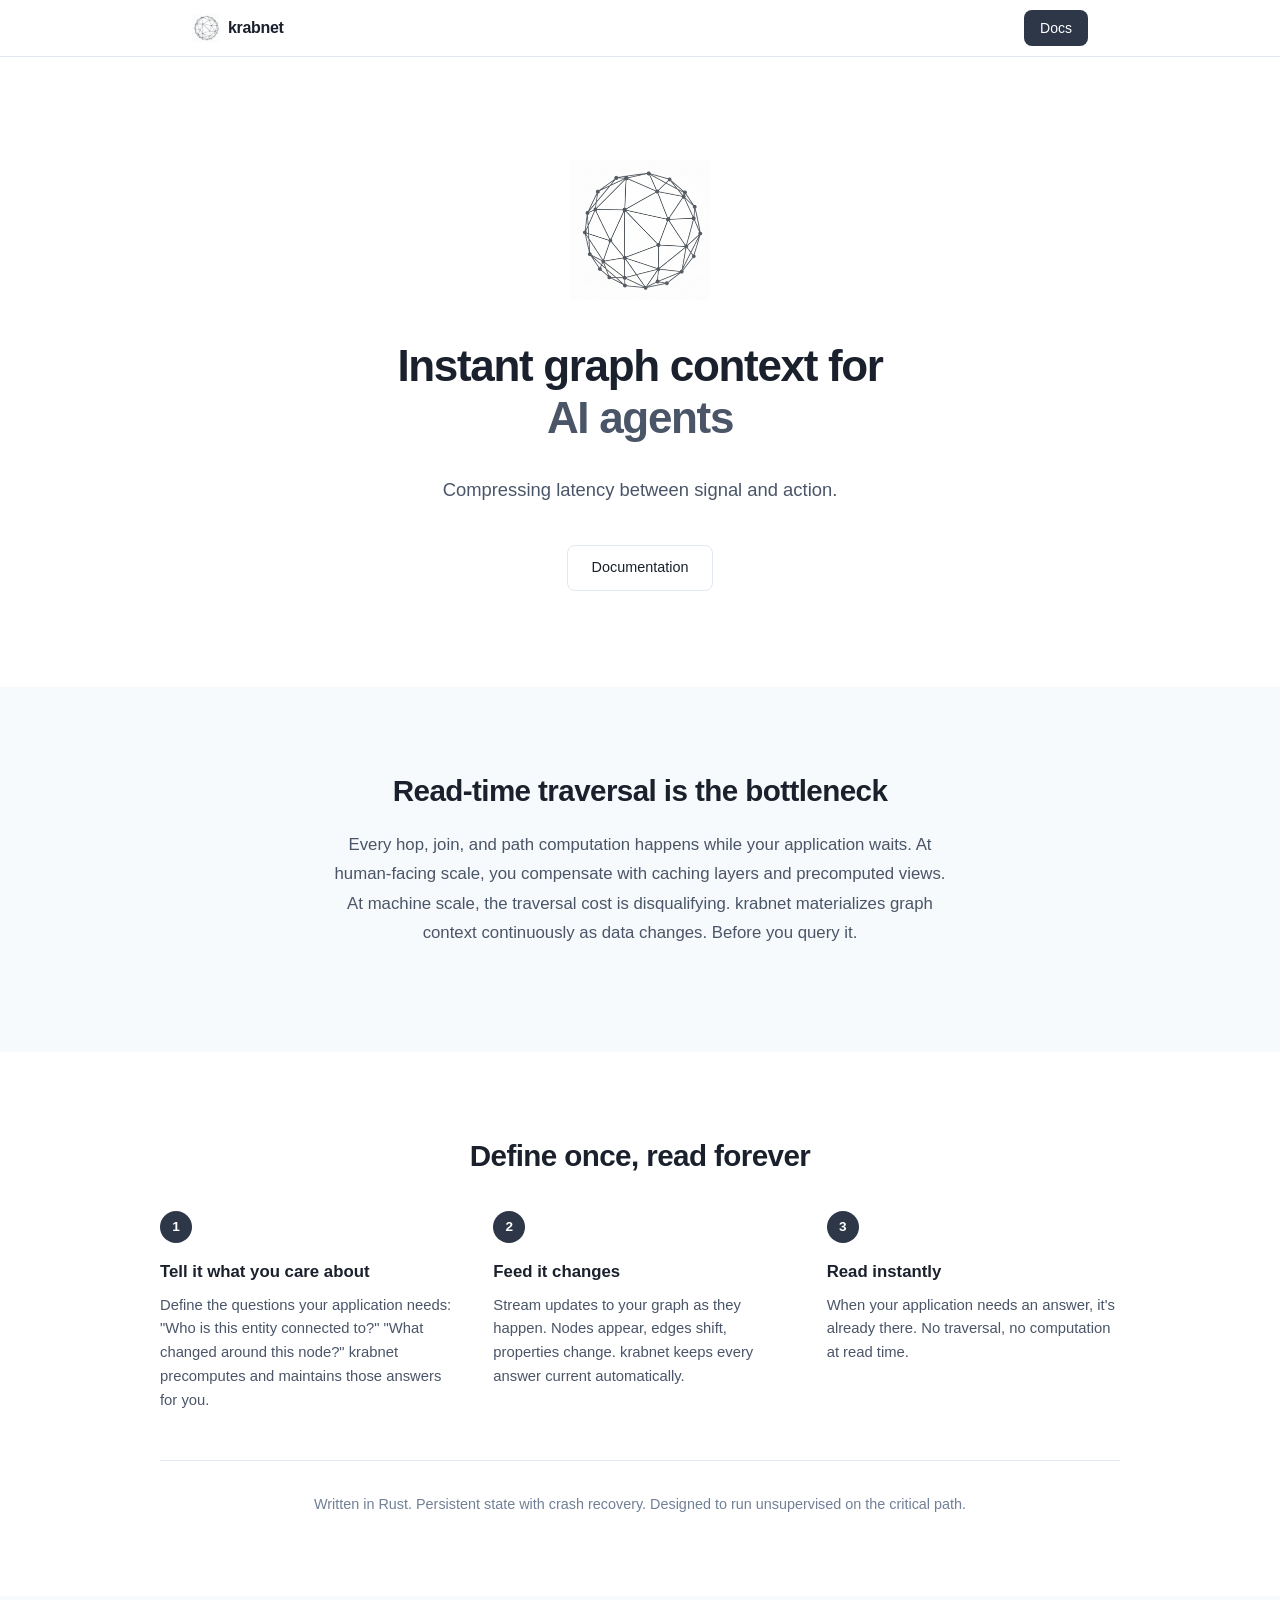
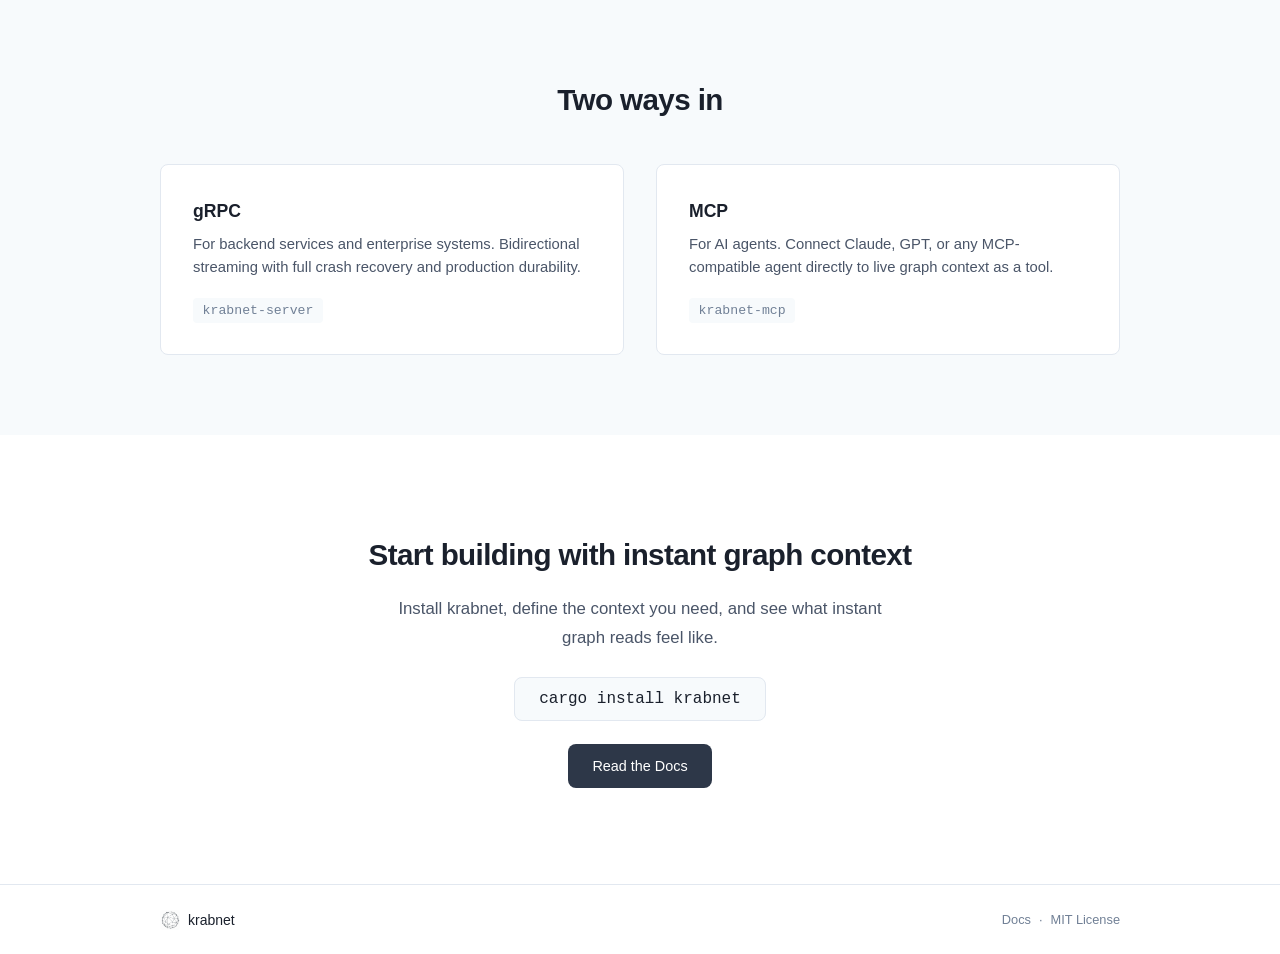
<file: frontend/index.html>
<!DOCTYPE html>
<html lang="en">
<head>
  <meta charset="UTF-8">
  <meta name="viewport" content="width=device-width, initial-scale=1.0">
  <title>krabnet — Instant graph context for real-time decisions</title>
  <meta name="description" content="A real-time graph context engine. Compressing latency between signal and action.">
  <link rel="stylesheet" href="styles.css">
  <link rel="icon" type="image/png" sizes="96x96" href="favicon-96x96.png?v=2">
  <link rel="shortcut icon" href="favicon.ico?v=2">
  <link rel="apple-touch-icon" sizes="180x180" href="apple-touch-icon.png">
  <link rel="manifest" href="site.webmanifest">
</head>
<body>

  <!-- Nav -->
  <nav class="nav">
    <div class="nav-inner">
      <a href="/" class="nav-logo">
        <img src="krabnet_logo.png" alt="krabnet" width="28" height="28">
        <span>krabnet</span>
      </a>
      <div class="nav-links">
        <a href="docs.html" class="nav-cta">Docs</a>
      </div>
    </div>
  </nav>

  <!-- Hero -->
  <section class="hero">
    <div class="hero-inner">
      <img src="krabnet_logo.png" alt="krabnet logo" class="hero-logo" width="140" height="140">
      <h1>
        Instant graph context for
        <span class="rotating-text">
          <span class="rotate-word active">AI agents</span>
          <span class="rotate-word">fraud detection</span>
          <span class="rotate-word">compliance systems</span>
          <span class="rotate-word">real-time decisions</span>
        </span>
      </h1>
      <p class="hero-sub">
        Compressing latency between signal and action.
      </p>
      <div class="hero-actions">
        <a href="docs.html" class="btn btn-secondary">Documentation</a>
      </div>
    </div>
  </section>

  <!-- Problem -->
  <section class="section section-alt" id="problem">
    <div class="container">
      <h2>Read-time traversal is the bottleneck</h2>
      <p class="section-body">
        Every hop, join, and path computation happens while your application waits.
        At human-facing scale, you compensate with caching layers and precomputed views.
        At machine scale, the traversal cost is disqualifying.
        krabnet materializes graph context continuously as data changes. Before you query it.
      </p>
    </div>
  </section>

  <!-- How it works -->
  <section class="section" id="how-it-works">
    <div class="container">
      <h2>Define once, read forever</h2>
      <div class="steps">
        <div class="step">
          <div class="step-num">1</div>
          <h3>Tell it what you care about</h3>
          <p>Define the questions your application needs: "Who is this entity connected to?" "What changed around this node?" krabnet precomputes and maintains those answers for you.</p>
        </div>
        <div class="step">
          <div class="step-num">2</div>
          <h3>Feed it changes</h3>
          <p>Stream updates to your graph as they happen. Nodes appear, edges shift, properties change. krabnet keeps every answer current automatically.</p>
        </div>
        <div class="step">
          <div class="step-num">3</div>
          <h3>Read instantly</h3>
          <p>When your application needs an answer, it's already there. No traversal, no computation at read time.</p>
        </div>
      </div>
      <p class="section-note">
        Written in Rust. Persistent state with crash recovery. Designed to run unsupervised on the critical path.
      </p>
    </div>
  </section>

  <!-- Integration -->
  <section class="section section-alt" id="integration">
    <div class="container">
      <h2>Two ways in</h2>
      <div class="integrations">
        <div class="integration">
          <h3>gRPC</h3>
          <p>For backend services and enterprise systems. Bidirectional streaming with full crash recovery and production durability.</p>
          <code>krabnet-server</code>
        </div>
        <div class="integration">
          <h3>MCP</h3>
          <p>For AI agents. Connect Claude, GPT, or any MCP-compatible agent directly to live graph context as a tool.</p>
          <code>krabnet-mcp</code>
        </div>
      </div>
    </div>
  </section>

  <!-- CTA -->
  <section class="section cta-section" id="get-started">
    <div class="container">
      <h2>Start building with instant graph context</h2>
      <p class="section-body" style="max-width: 520px; margin: 0 auto 2rem;">
        Install krabnet, define the context you need, and see what instant graph reads feel like.
      </p>
      <div class="cta-code">
        <code>cargo install krabnet</code>
      </div>
      <div class="hero-actions" style="margin-top: 2rem;">
        <a href="docs.html" class="btn btn-primary">Read the Docs</a>
      </div>
    </div>
  </section>

  <!-- Footer -->
  <footer class="footer">
    <div class="footer-inner">
      <div class="footer-left">
        <img src="krabnet_logo.png" alt="krabnet" width="20" height="20">
        <span>krabnet</span>
      </div>
      <div class="footer-right">
        <a href="docs.html">Docs</a>
        <span class="footer-sep">&middot;</span>
        <span>MIT License</span>
      </div>
    </div>
  </footer>

  <script>
    // Rotating text animation
    const words = document.querySelectorAll('.rotate-word');
    let current = 0;
    setInterval(() => {
      words[current].classList.remove('active');
      current = (current + 1) % words.length;
      words[current].classList.add('active');
    }, 2800);

    // Fade-in on scroll
    const observer = new IntersectionObserver((entries) => {
      entries.forEach(entry => {
        if (entry.isIntersecting) {
          entry.target.classList.add('visible');
        }
      });
    }, { threshold: 0.1 });

    document.querySelectorAll('.section').forEach(section => {
      observer.observe(section);
    });
  </script>

</body>
</html>
</file>
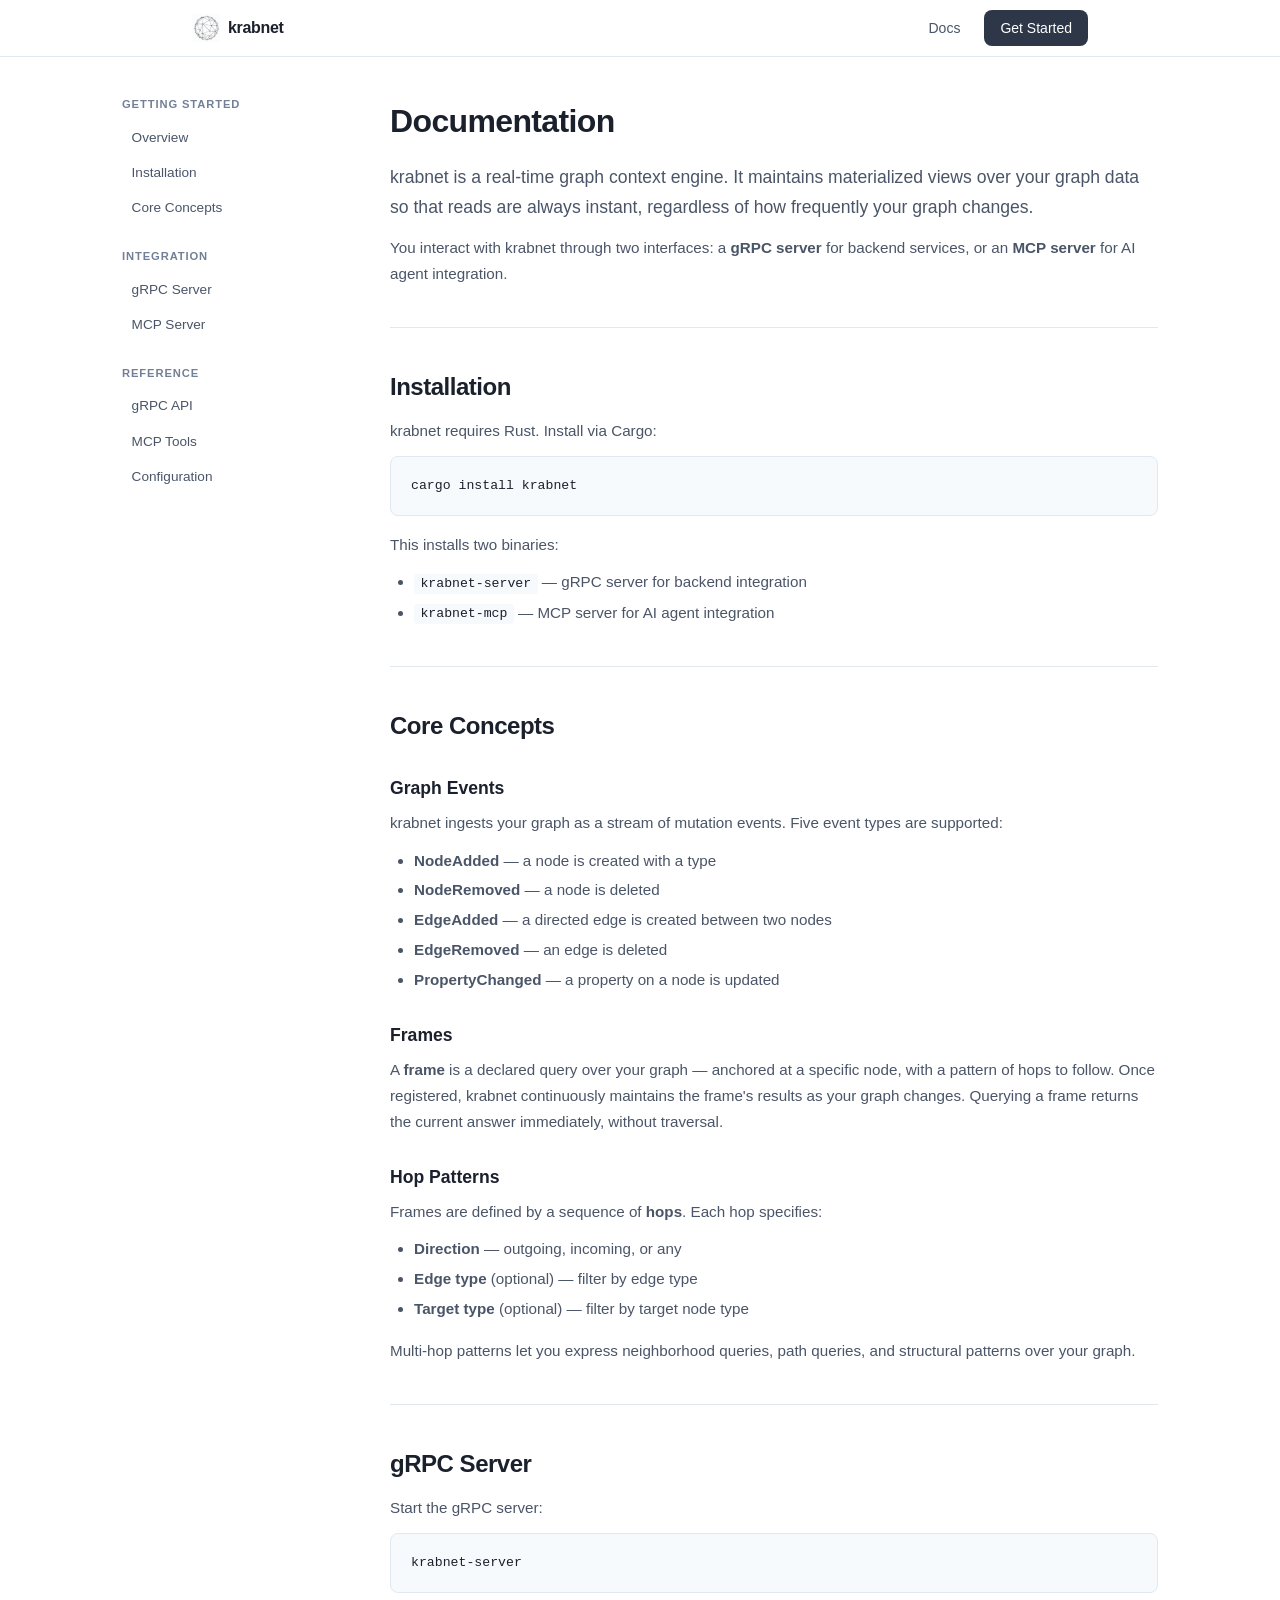
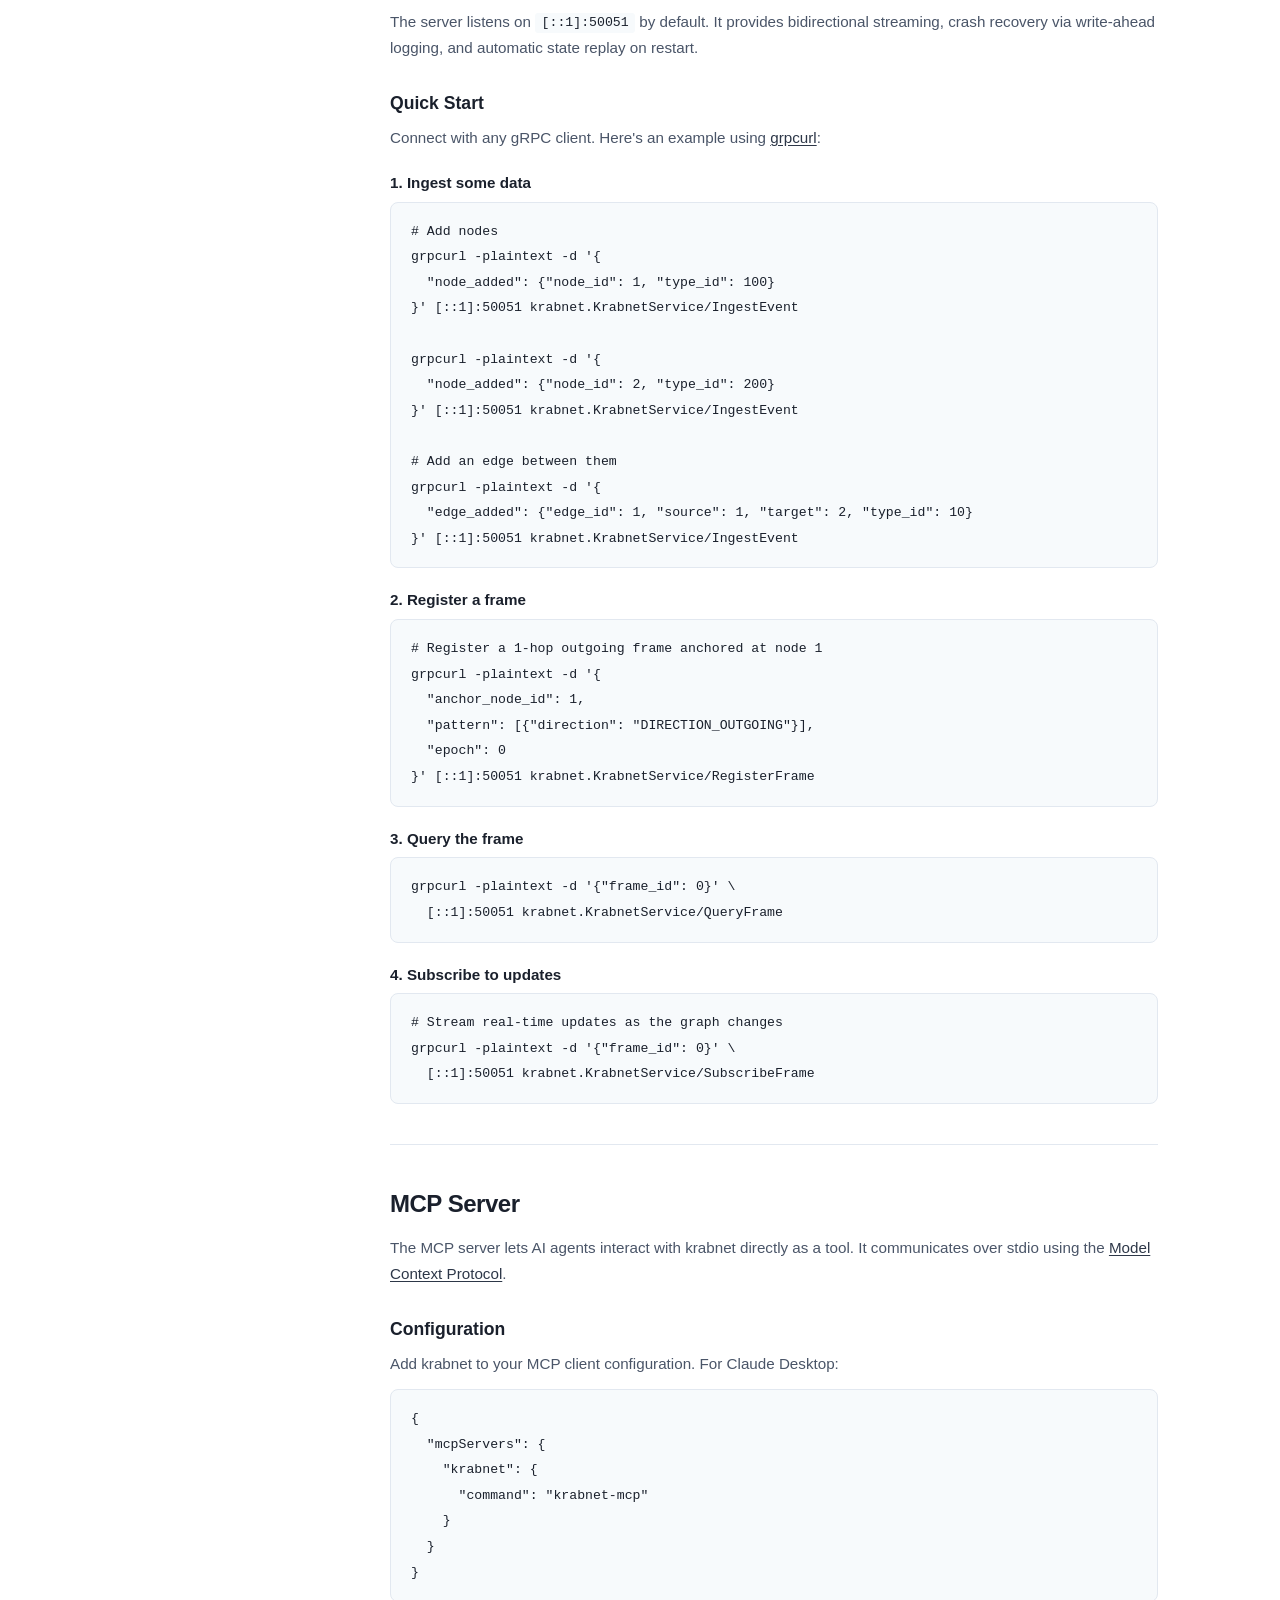
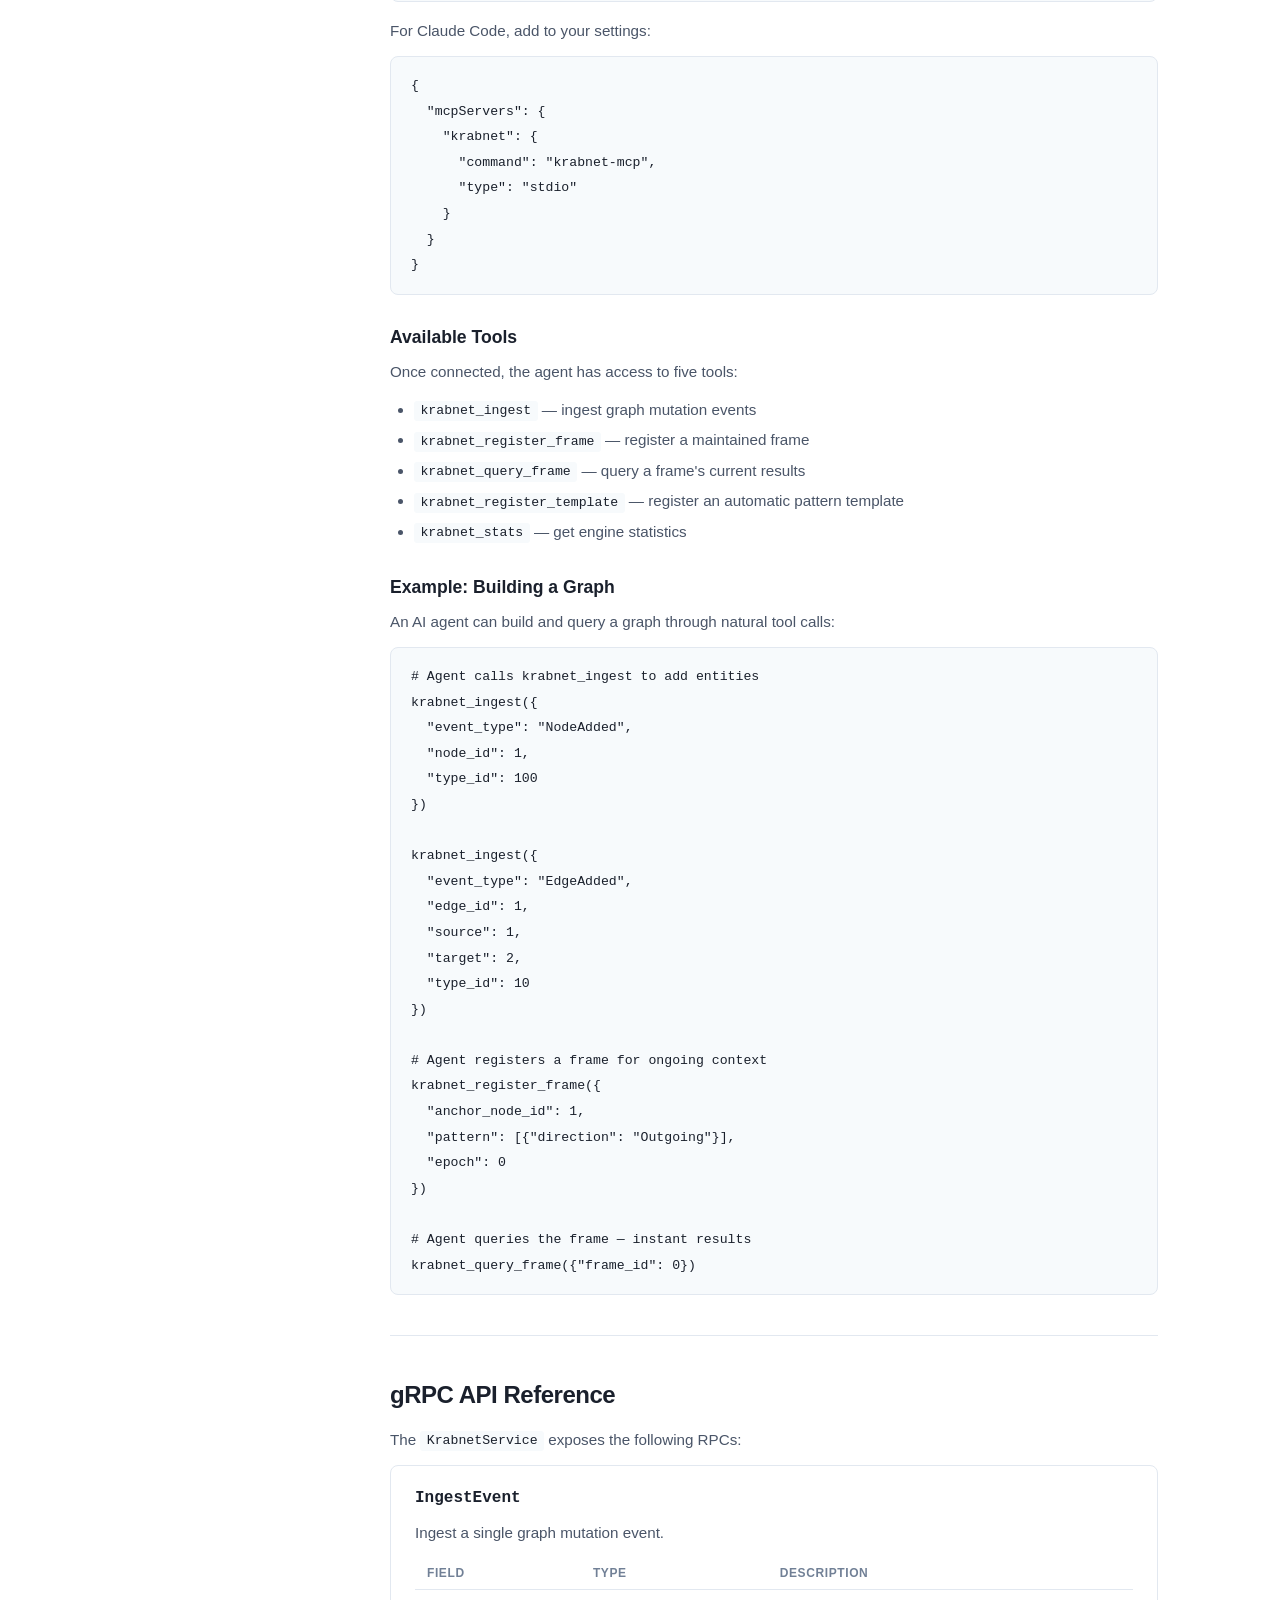
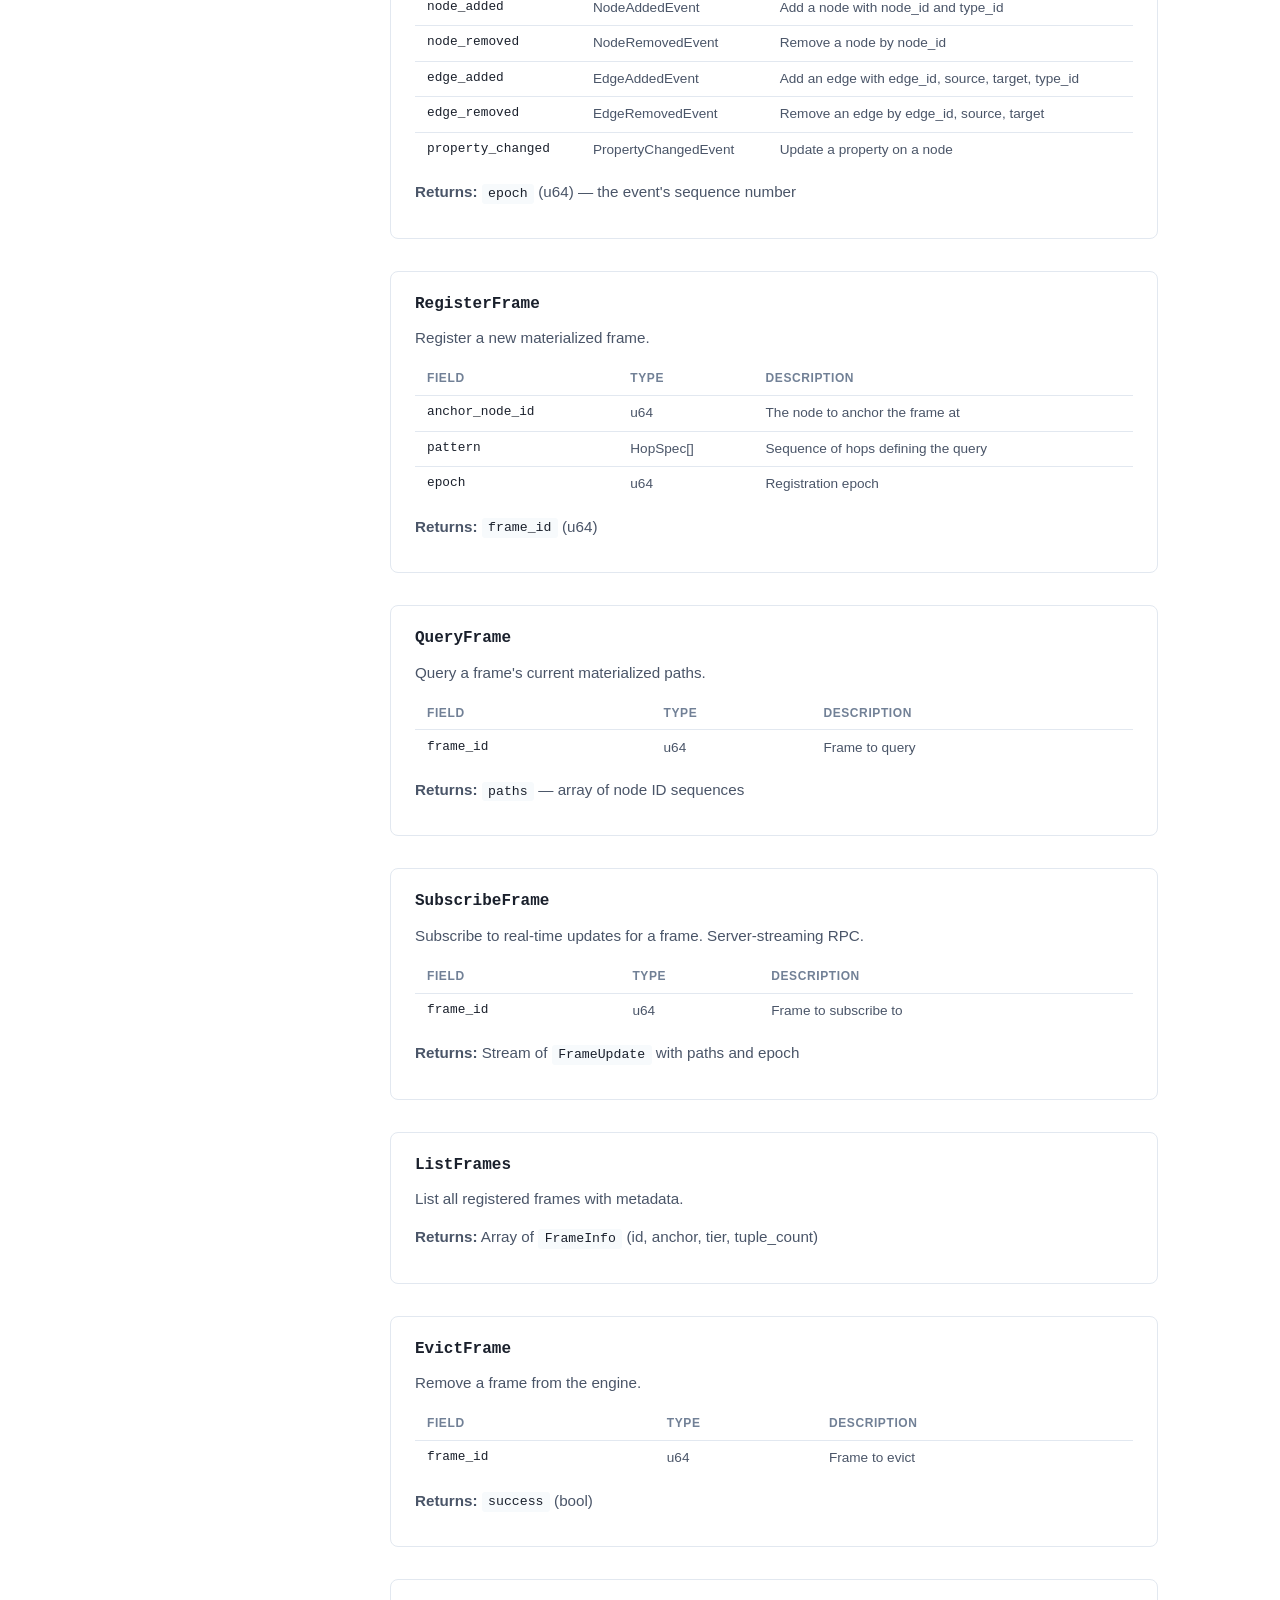
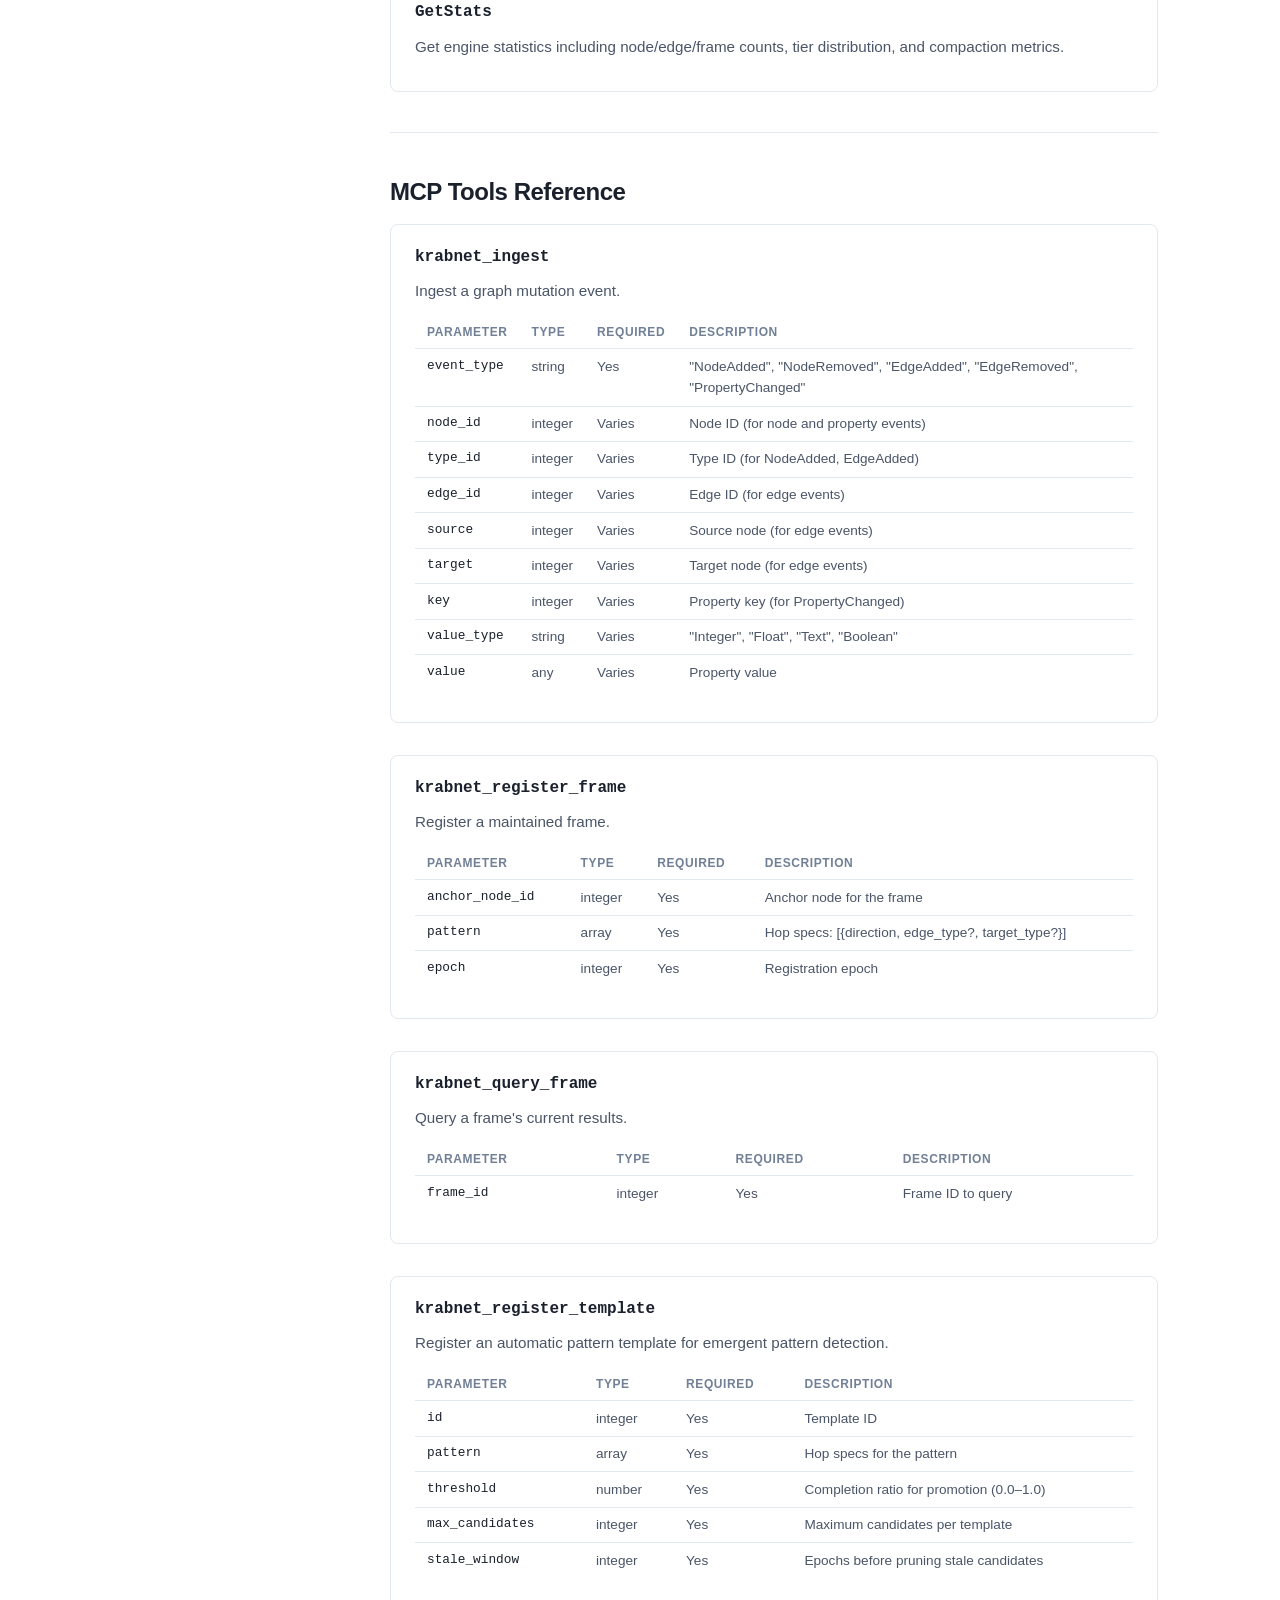
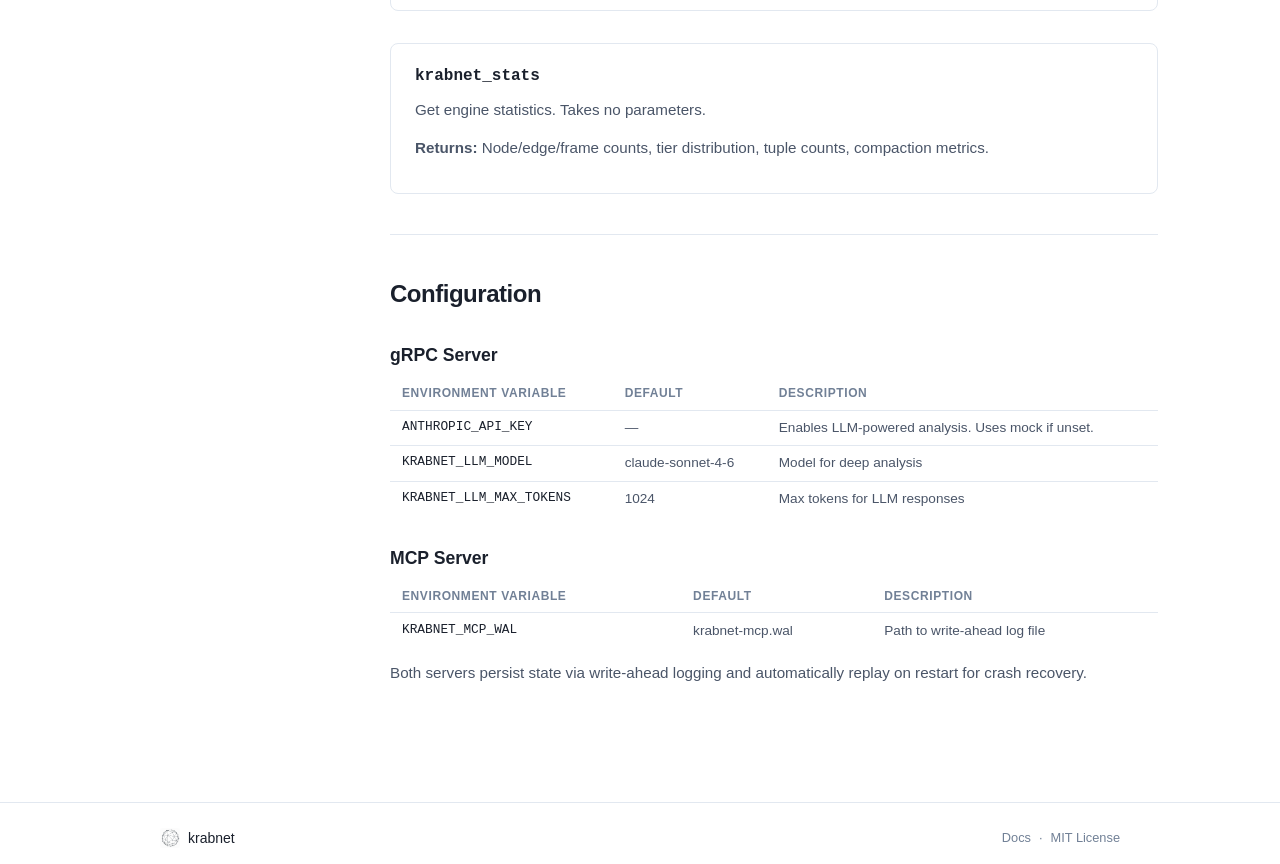
<file: frontend/docs.html>
<!DOCTYPE html>
<html lang="en">
<head>
  <meta charset="UTF-8">
  <meta name="viewport" content="width=device-width, initial-scale=1.0">
  <title>Documentation — krabnet</title>
  <meta name="description" content="krabnet documentation. Learn how to integrate via gRPC or MCP.">
  <link rel="stylesheet" href="styles.css">
  <link rel="icon" type="image/png" sizes="96x96" href="favicon-96x96.png?v=2">
  <link rel="shortcut icon" href="favicon.ico?v=2">
  <link rel="apple-touch-icon" sizes="180x180" href="apple-touch-icon.png">
  <link rel="manifest" href="site.webmanifest">
</head>
<body>

  <!-- Nav -->
  <nav class="nav">
    <div class="nav-inner">
      <a href="/" class="nav-logo">
        <img src="krabnet_logo.png" alt="krabnet" width="28" height="28">
        <span>krabnet</span>
      </a>
      <div class="nav-links">
        <a href="docs.html">Docs</a>
        <a href="docs.html" class="nav-cta">Get Started</a>
      </div>
    </div>
  </nav>

  <div class="docs">
    <div class="docs-container">

      <!-- Sidebar -->
      <aside class="docs-sidebar">
        <nav class="docs-nav">
          <h4>Getting Started</h4>
          <a href="#overview">Overview</a>
          <a href="#installation">Installation</a>
          <a href="#concepts">Core Concepts</a>
          <h4>Integration</h4>
          <a href="#grpc">gRPC Server</a>
          <a href="#mcp">MCP Server</a>
          <h4>Reference</h4>
          <a href="#grpc-api">gRPC API</a>
          <a href="#mcp-tools">MCP Tools</a>
          <a href="#configuration">Configuration</a>
        </nav>
      </aside>

      <!-- Content -->
      <main class="docs-content">

        <section id="overview">
          <h1>Documentation</h1>
          <p class="docs-lead">
            krabnet is a real-time graph context engine. It maintains materialized views
            over your graph data so that reads are always instant, regardless of how
            frequently your graph changes.
          </p>
          <p>
            You interact with krabnet through two interfaces: a <strong>gRPC server</strong>
            for backend services, or an <strong>MCP server</strong> for AI agent integration.
          </p>
        </section>

        <hr class="docs-divider">

        <section id="installation">
          <h2>Installation</h2>
          <p>krabnet requires Rust. Install via Cargo:</p>
          <pre><code>cargo install krabnet</code></pre>
          <p>This installs two binaries:</p>
          <ul>
            <li><code>krabnet-server</code> &mdash; gRPC server for backend integration</li>
            <li><code>krabnet-mcp</code> &mdash; MCP server for AI agent integration</li>
          </ul>
        </section>

        <hr class="docs-divider">

        <section id="concepts">
          <h2>Core Concepts</h2>

          <h3>Graph Events</h3>
          <p>
            krabnet ingests your graph as a stream of mutation events. Five event types
            are supported:
          </p>
          <ul>
            <li><strong>NodeAdded</strong> &mdash; a node is created with a type</li>
            <li><strong>NodeRemoved</strong> &mdash; a node is deleted</li>
            <li><strong>EdgeAdded</strong> &mdash; a directed edge is created between two nodes</li>
            <li><strong>EdgeRemoved</strong> &mdash; an edge is deleted</li>
            <li><strong>PropertyChanged</strong> &mdash; a property on a node is updated</li>
          </ul>

          <h3>Frames</h3>
          <p>
            A <strong>frame</strong> is a declared query over your graph &mdash; anchored at a
            specific node, with a pattern of hops to follow. Once registered, krabnet
            continuously maintains the frame's results as your graph changes. Querying a
            frame returns the current answer immediately, without traversal.
          </p>

          <h3>Hop Patterns</h3>
          <p>
            Frames are defined by a sequence of <strong>hops</strong>. Each hop specifies:
          </p>
          <ul>
            <li><strong>Direction</strong> &mdash; outgoing, incoming, or any</li>
            <li><strong>Edge type</strong> (optional) &mdash; filter by edge type</li>
            <li><strong>Target type</strong> (optional) &mdash; filter by target node type</li>
          </ul>
          <p>
            Multi-hop patterns let you express neighborhood queries, path queries,
            and structural patterns over your graph.
          </p>
        </section>

        <hr class="docs-divider">

        <section id="grpc">
          <h2>gRPC Server</h2>
          <p>Start the gRPC server:</p>
          <pre><code>krabnet-server</code></pre>
          <p>
            The server listens on <code>[::1]:50051</code> by default. It provides
            bidirectional streaming, crash recovery via write-ahead logging, and
            automatic state replay on restart.
          </p>

          <h3>Quick Start</h3>
          <p>
            Connect with any gRPC client. Here's an example using
            <a href="https://github.com/fullstorydev/grpcurl">grpcurl</a>:
          </p>

          <h4>1. Ingest some data</h4>
          <pre><code># Add nodes
grpcurl -plaintext -d '{
  "node_added": {"node_id": 1, "type_id": 100}
}' [::1]:50051 krabnet.KrabnetService/IngestEvent

grpcurl -plaintext -d '{
  "node_added": {"node_id": 2, "type_id": 200}
}' [::1]:50051 krabnet.KrabnetService/IngestEvent

# Add an edge between them
grpcurl -plaintext -d '{
  "edge_added": {"edge_id": 1, "source": 1, "target": 2, "type_id": 10}
}' [::1]:50051 krabnet.KrabnetService/IngestEvent</code></pre>

          <h4>2. Register a frame</h4>
          <pre><code># Register a 1-hop outgoing frame anchored at node 1
grpcurl -plaintext -d '{
  "anchor_node_id": 1,
  "pattern": [{"direction": "DIRECTION_OUTGOING"}],
  "epoch": 0
}' [::1]:50051 krabnet.KrabnetService/RegisterFrame</code></pre>

          <h4>3. Query the frame</h4>
          <pre><code>grpcurl -plaintext -d '{"frame_id": 0}' \
  [::1]:50051 krabnet.KrabnetService/QueryFrame</code></pre>

          <h4>4. Subscribe to updates</h4>
          <pre><code># Stream real-time updates as the graph changes
grpcurl -plaintext -d '{"frame_id": 0}' \
  [::1]:50051 krabnet.KrabnetService/SubscribeFrame</code></pre>
        </section>

        <hr class="docs-divider">

        <section id="mcp">
          <h2>MCP Server</h2>
          <p>
            The MCP server lets AI agents interact with krabnet directly as a tool.
            It communicates over stdio using the
            <a href="https://modelcontextprotocol.io">Model Context Protocol</a>.
          </p>

          <h3>Configuration</h3>
          <p>Add krabnet to your MCP client configuration. For Claude Desktop:</p>
          <pre><code>{
  "mcpServers": {
    "krabnet": {
      "command": "krabnet-mcp"
    }
  }
}</code></pre>

          <p>For Claude Code, add to your settings:</p>
          <pre><code>{
  "mcpServers": {
    "krabnet": {
      "command": "krabnet-mcp",
      "type": "stdio"
    }
  }
}</code></pre>

          <h3>Available Tools</h3>
          <p>Once connected, the agent has access to five tools:</p>
          <ul>
            <li><code>krabnet_ingest</code> &mdash; ingest graph mutation events</li>
            <li><code>krabnet_register_frame</code> &mdash; register a maintained frame</li>
            <li><code>krabnet_query_frame</code> &mdash; query a frame's current results</li>
            <li><code>krabnet_register_template</code> &mdash; register an automatic pattern template</li>
            <li><code>krabnet_stats</code> &mdash; get engine statistics</li>
          </ul>

          <h3>Example: Building a Graph</h3>
          <p>An AI agent can build and query a graph through natural tool calls:</p>
          <pre><code># Agent calls krabnet_ingest to add entities
krabnet_ingest({
  "event_type": "NodeAdded",
  "node_id": 1,
  "type_id": 100
})

krabnet_ingest({
  "event_type": "EdgeAdded",
  "edge_id": 1,
  "source": 1,
  "target": 2,
  "type_id": 10
})

# Agent registers a frame for ongoing context
krabnet_register_frame({
  "anchor_node_id": 1,
  "pattern": [{"direction": "Outgoing"}],
  "epoch": 0
})

# Agent queries the frame — instant results
krabnet_query_frame({"frame_id": 0})</code></pre>
        </section>

        <hr class="docs-divider">

        <section id="grpc-api">
          <h2>gRPC API Reference</h2>
          <p>The <code>KrabnetService</code> exposes the following RPCs:</p>

          <div class="api-method">
            <h3>IngestEvent</h3>
            <p>Ingest a single graph mutation event.</p>
            <table class="api-table">
              <tr><th>Field</th><th>Type</th><th>Description</th></tr>
              <tr><td>node_added</td><td>NodeAddedEvent</td><td>Add a node with node_id and type_id</td></tr>
              <tr><td>node_removed</td><td>NodeRemovedEvent</td><td>Remove a node by node_id</td></tr>
              <tr><td>edge_added</td><td>EdgeAddedEvent</td><td>Add an edge with edge_id, source, target, type_id</td></tr>
              <tr><td>edge_removed</td><td>EdgeRemovedEvent</td><td>Remove an edge by edge_id, source, target</td></tr>
              <tr><td>property_changed</td><td>PropertyChangedEvent</td><td>Update a property on a node</td></tr>
            </table>
            <p><strong>Returns:</strong> <code>epoch</code> (u64) &mdash; the event's sequence number</p>
          </div>

          <div class="api-method">
            <h3>RegisterFrame</h3>
            <p>Register a new materialized frame.</p>
            <table class="api-table">
              <tr><th>Field</th><th>Type</th><th>Description</th></tr>
              <tr><td>anchor_node_id</td><td>u64</td><td>The node to anchor the frame at</td></tr>
              <tr><td>pattern</td><td>HopSpec[]</td><td>Sequence of hops defining the query</td></tr>
              <tr><td>epoch</td><td>u64</td><td>Registration epoch</td></tr>
            </table>
            <p><strong>Returns:</strong> <code>frame_id</code> (u64)</p>
          </div>

          <div class="api-method">
            <h3>QueryFrame</h3>
            <p>Query a frame's current materialized paths.</p>
            <table class="api-table">
              <tr><th>Field</th><th>Type</th><th>Description</th></tr>
              <tr><td>frame_id</td><td>u64</td><td>Frame to query</td></tr>
            </table>
            <p><strong>Returns:</strong> <code>paths</code> &mdash; array of node ID sequences</p>
          </div>

          <div class="api-method">
            <h3>SubscribeFrame</h3>
            <p>Subscribe to real-time updates for a frame. Server-streaming RPC.</p>
            <table class="api-table">
              <tr><th>Field</th><th>Type</th><th>Description</th></tr>
              <tr><td>frame_id</td><td>u64</td><td>Frame to subscribe to</td></tr>
            </table>
            <p><strong>Returns:</strong> Stream of <code>FrameUpdate</code> with paths and epoch</p>
          </div>

          <div class="api-method">
            <h3>ListFrames</h3>
            <p>List all registered frames with metadata.</p>
            <p><strong>Returns:</strong> Array of <code>FrameInfo</code> (id, anchor, tier, tuple_count)</p>
          </div>

          <div class="api-method">
            <h3>EvictFrame</h3>
            <p>Remove a frame from the engine.</p>
            <table class="api-table">
              <tr><th>Field</th><th>Type</th><th>Description</th></tr>
              <tr><td>frame_id</td><td>u64</td><td>Frame to evict</td></tr>
            </table>
            <p><strong>Returns:</strong> <code>success</code> (bool)</p>
          </div>

          <div class="api-method">
            <h3>GetStats</h3>
            <p>Get engine statistics including node/edge/frame counts, tier distribution, and compaction metrics.</p>
          </div>
        </section>

        <hr class="docs-divider">

        <section id="mcp-tools">
          <h2>MCP Tools Reference</h2>

          <div class="api-method">
            <h3>krabnet_ingest</h3>
            <p>Ingest a graph mutation event.</p>
            <table class="api-table">
              <tr><th>Parameter</th><th>Type</th><th>Required</th><th>Description</th></tr>
              <tr><td>event_type</td><td>string</td><td>Yes</td><td>"NodeAdded", "NodeRemoved", "EdgeAdded", "EdgeRemoved", "PropertyChanged"</td></tr>
              <tr><td>node_id</td><td>integer</td><td>Varies</td><td>Node ID (for node and property events)</td></tr>
              <tr><td>type_id</td><td>integer</td><td>Varies</td><td>Type ID (for NodeAdded, EdgeAdded)</td></tr>
              <tr><td>edge_id</td><td>integer</td><td>Varies</td><td>Edge ID (for edge events)</td></tr>
              <tr><td>source</td><td>integer</td><td>Varies</td><td>Source node (for edge events)</td></tr>
              <tr><td>target</td><td>integer</td><td>Varies</td><td>Target node (for edge events)</td></tr>
              <tr><td>key</td><td>integer</td><td>Varies</td><td>Property key (for PropertyChanged)</td></tr>
              <tr><td>value_type</td><td>string</td><td>Varies</td><td>"Integer", "Float", "Text", "Boolean"</td></tr>
              <tr><td>value</td><td>any</td><td>Varies</td><td>Property value</td></tr>
            </table>
          </div>

          <div class="api-method">
            <h3>krabnet_register_frame</h3>
            <p>Register a maintained frame.</p>
            <table class="api-table">
              <tr><th>Parameter</th><th>Type</th><th>Required</th><th>Description</th></tr>
              <tr><td>anchor_node_id</td><td>integer</td><td>Yes</td><td>Anchor node for the frame</td></tr>
              <tr><td>pattern</td><td>array</td><td>Yes</td><td>Hop specs: [{direction, edge_type?, target_type?}]</td></tr>
              <tr><td>epoch</td><td>integer</td><td>Yes</td><td>Registration epoch</td></tr>
            </table>
          </div>

          <div class="api-method">
            <h3>krabnet_query_frame</h3>
            <p>Query a frame's current results.</p>
            <table class="api-table">
              <tr><th>Parameter</th><th>Type</th><th>Required</th><th>Description</th></tr>
              <tr><td>frame_id</td><td>integer</td><td>Yes</td><td>Frame ID to query</td></tr>
            </table>
          </div>

          <div class="api-method">
            <h3>krabnet_register_template</h3>
            <p>Register an automatic pattern template for emergent pattern detection.</p>
            <table class="api-table">
              <tr><th>Parameter</th><th>Type</th><th>Required</th><th>Description</th></tr>
              <tr><td>id</td><td>integer</td><td>Yes</td><td>Template ID</td></tr>
              <tr><td>pattern</td><td>array</td><td>Yes</td><td>Hop specs for the pattern</td></tr>
              <tr><td>threshold</td><td>number</td><td>Yes</td><td>Completion ratio for promotion (0.0&ndash;1.0)</td></tr>
              <tr><td>max_candidates</td><td>integer</td><td>Yes</td><td>Maximum candidates per template</td></tr>
              <tr><td>stale_window</td><td>integer</td><td>Yes</td><td>Epochs before pruning stale candidates</td></tr>
            </table>
          </div>

          <div class="api-method">
            <h3>krabnet_stats</h3>
            <p>Get engine statistics. Takes no parameters.</p>
            <p><strong>Returns:</strong> Node/edge/frame counts, tier distribution, tuple counts, compaction metrics.</p>
          </div>
        </section>

        <hr class="docs-divider">

        <section id="configuration">
          <h2>Configuration</h2>

          <h3>gRPC Server</h3>
          <table class="api-table">
            <tr><th>Environment Variable</th><th>Default</th><th>Description</th></tr>
            <tr><td>ANTHROPIC_API_KEY</td><td>&mdash;</td><td>Enables LLM-powered analysis. Uses mock if unset.</td></tr>
            <tr><td>KRABNET_LLM_MODEL</td><td>claude-sonnet-4-6</td><td>Model for deep analysis</td></tr>
            <tr><td>KRABNET_LLM_MAX_TOKENS</td><td>1024</td><td>Max tokens for LLM responses</td></tr>
          </table>

          <h3>MCP Server</h3>
          <table class="api-table">
            <tr><th>Environment Variable</th><th>Default</th><th>Description</th></tr>
            <tr><td>KRABNET_MCP_WAL</td><td>krabnet-mcp.wal</td><td>Path to write-ahead log file</td></tr>
          </table>

          <p>
            Both servers persist state via write-ahead logging and automatically
            replay on restart for crash recovery.
          </p>
        </section>

      </main>
    </div>
  </div>

  <!-- Footer -->
  <footer class="footer">
    <div class="footer-inner">
      <div class="footer-left">
        <img src="krabnet_logo.png" alt="krabnet" width="20" height="20">
        <span>krabnet</span>
      </div>
      <div class="footer-right">
        <a href="docs.html">Docs</a>
        <span class="footer-sep">&middot;</span>
        <span>MIT License</span>
      </div>
    </div>
  </footer>

</body>
</html>
</file>
<file: frontend/styles.css>
/* Reset & Base */
*, *::before, *::after {
  margin: 0;
  padding: 0;
  box-sizing: border-box;
}

:root {
  --text: #1a202c;
  --text-secondary: #4a5568;
  --text-muted: #718096;
  --bg: #ffffff;
  --bg-alt: #f7fafc;
  --border: #e2e8f0;
  --accent: #2d3748;
  --accent-hover: #1a202c;
  --radius: 8px;
  --max-width: 960px;
}

html {
  font-size: 16px;
  scroll-behavior: smooth;
  -webkit-font-smoothing: antialiased;
  -moz-osx-font-smoothing: grayscale;
}

body {
  font-family: -apple-system, BlinkMacSystemFont, 'Segoe UI', 'Inter', Roboto, sans-serif;
  color: var(--text);
  background: var(--bg);
  line-height: 1.6;
}

a {
  color: inherit;
  text-decoration: none;
}

/* Nav */
.nav {
  position: fixed;
  top: 0;
  left: 0;
  right: 0;
  z-index: 100;
  background: rgba(255, 255, 255, 0.92);
  backdrop-filter: blur(12px);
  border-bottom: 1px solid var(--border);
}

.nav-inner {
  max-width: var(--max-width);
  margin: 0 auto;
  padding: 0 2rem;
  height: 56px;
  display: flex;
  align-items: center;
  justify-content: space-between;
}

.nav-logo {
  display: flex;
  align-items: center;
  gap: 0.5rem;
  font-weight: 600;
  font-size: 1rem;
  letter-spacing: -0.02em;
}

.nav-logo img {
  border-radius: 4px;
}

.nav-links {
  display: flex;
  align-items: center;
  gap: 1.5rem;
  font-size: 0.875rem;
  color: var(--text-secondary);
}

.nav-links a:hover {
  color: var(--text);
}

.nav-cta {
  background: var(--accent);
  color: #fff !important;
  padding: 0.4rem 1rem;
  border-radius: var(--radius);
  font-weight: 500;
  transition: background 0.15s;
}

.nav-cta:hover {
  background: var(--accent-hover);
}

/* Hero */
.hero {
  padding: 10rem 2rem 6rem;
  text-align: center;
}

.hero-inner {
  max-width: var(--max-width);
  margin: 0 auto;
}

.hero-logo {
  margin-bottom: 2rem;
  opacity: 0.9;
}

.hero h1 {
  font-size: 2.75rem;
  font-weight: 700;
  line-height: 1.2;
  letter-spacing: -0.03em;
  max-width: 720px;
  margin: 0 auto 1.5rem;
}

.rotating-text {
  display: block;
  position: relative;
  height: 1.3em;
  overflow: hidden;
}

.rotate-word {
  position: absolute;
  left: 0;
  right: 0;
  opacity: 0;
  transform: translateY(20px);
  transition: opacity 0.4s ease, transform 0.4s ease;
  color: var(--text-secondary);
}

.rotate-word.active {
  opacity: 1;
  transform: translateY(0);
}

.hero-sub {
  font-size: 1.15rem;
  color: var(--text-secondary);
  max-width: 540px;
  margin: 0 auto 2.5rem;
  line-height: 1.7;
}

.hero-actions {
  display: flex;
  gap: 0.75rem;
  justify-content: center;
  flex-wrap: wrap;
}

/* Buttons */
.btn {
  display: inline-flex;
  align-items: center;
  padding: 0.65rem 1.5rem;
  border-radius: var(--radius);
  font-size: 0.9rem;
  font-weight: 500;
  transition: all 0.15s;
  cursor: pointer;
  border: none;
}

.btn-primary {
  background: var(--accent);
  color: #fff;
}

.btn-primary:hover {
  background: var(--accent-hover);
  transform: translateY(-1px);
}

.btn-secondary {
  background: transparent;
  color: var(--text);
  border: 1px solid var(--border);
}

.btn-secondary:hover {
  border-color: var(--text-muted);
  transform: translateY(-1px);
}

/* Sections */
.section {
  padding: 5rem 2rem;
  opacity: 0;
  transform: translateY(24px);
  transition: opacity 0.6s ease, transform 0.6s ease;
}

.section.visible {
  opacity: 1;
  transform: translateY(0);
}

.section-alt {
  background: var(--bg-alt);
}

.container {
  max-width: var(--max-width);
  margin: 0 auto;
}

.section h2 {
  font-size: 1.85rem;
  font-weight: 700;
  letter-spacing: -0.02em;
  margin-bottom: 1rem;
  text-align: center;
}

.section-body {
  font-size: 1.05rem;
  color: var(--text-secondary);
  line-height: 1.75;
  text-align: center;
  max-width: 620px;
  margin: 0 auto 1.5rem;
}

.section-note {
  text-align: center;
  color: var(--text-muted);
  font-size: 0.9rem;
  margin-top: 3rem;
  padding-top: 2rem;
  border-top: 1px solid var(--border);
}

/* Steps */
.steps {
  display: grid;
  grid-template-columns: repeat(3, 1fr);
  gap: 2.5rem;
  margin-top: 2rem;
}

.step {
  text-align: left;
}

.step-num {
  width: 32px;
  height: 32px;
  border-radius: 50%;
  background: var(--accent);
  color: #fff;
  display: flex;
  align-items: center;
  justify-content: center;
  font-size: 0.85rem;
  font-weight: 600;
  margin-bottom: 1rem;
}

.step h3 {
  font-size: 1.05rem;
  font-weight: 600;
  margin-bottom: 0.5rem;
}

.step p {
  font-size: 0.925rem;
  color: var(--text-secondary);
  line-height: 1.6;
}

/* Integrations */
.integrations {
  display: grid;
  grid-template-columns: repeat(2, 1fr);
  gap: 2rem;
  margin-top: 2.5rem;
}

.integration {
  background: var(--bg);
  border: 1px solid var(--border);
  border-radius: var(--radius);
  padding: 2rem;
}

.integration h3 {
  font-size: 1.1rem;
  font-weight: 600;
  margin-bottom: 0.5rem;
}

.integration p {
  font-size: 0.925rem;
  color: var(--text-secondary);
  line-height: 1.6;
  margin-bottom: 1rem;
}

.integration code {
  font-size: 0.825rem;
  color: var(--text-muted);
  background: var(--bg-alt);
  padding: 0.3rem 0.6rem;
  border-radius: 4px;
  font-family: 'SF Mono', 'Fira Code', 'Fira Mono', Menlo, monospace;
}

/* CTA Section */
.cta-section {
  padding: 6rem 2rem;
}

.cta-code {
  text-align: center;
}

.cta-code code {
  font-size: 1rem;
  background: var(--bg-alt);
  border: 1px solid var(--border);
  padding: 0.75rem 1.5rem;
  border-radius: var(--radius);
  font-family: 'SF Mono', 'Fira Code', 'Fira Mono', Menlo, monospace;
  color: var(--text);
}

/* Footer */
.footer {
  border-top: 1px solid var(--border);
  padding: 1.5rem 2rem;
}

.footer-inner {
  max-width: var(--max-width);
  margin: 0 auto;
  display: flex;
  align-items: center;
  justify-content: space-between;
}

.footer-left {
  display: flex;
  align-items: center;
  gap: 0.5rem;
  font-weight: 500;
  font-size: 0.875rem;
}

.footer-left img {
  border-radius: 3px;
}

.footer-right {
  font-size: 0.8rem;
  color: var(--text-muted);
  display: flex;
  align-items: center;
  gap: 0.5rem;
}

.footer-right a:hover {
  color: var(--text);
}

/* ========================================
   Documentation Page
   ======================================== */

.docs {
  padding-top: 56px;
  min-height: 100vh;
}

.docs-container {
  max-width: 1100px;
  margin: 0 auto;
  display: grid;
  grid-template-columns: 220px 1fr;
  gap: 3rem;
  padding: 2.5rem 2rem;
}

/* Sidebar */
.docs-sidebar {
  position: sticky;
  top: 80px;
  align-self: start;
  max-height: calc(100vh - 100px);
  overflow-y: auto;
}

.docs-nav {
  display: flex;
  flex-direction: column;
  gap: 0.25rem;
}

.docs-nav h4 {
  font-size: 0.7rem;
  font-weight: 600;
  text-transform: uppercase;
  letter-spacing: 0.08em;
  color: var(--text-muted);
  margin-top: 1.25rem;
  margin-bottom: 0.25rem;
}

.docs-nav h4:first-child {
  margin-top: 0;
}

.docs-nav a {
  font-size: 0.85rem;
  color: var(--text-secondary);
  padding: 0.3rem 0.6rem;
  border-radius: 4px;
  transition: color 0.1s, background 0.1s;
}

.docs-nav a:hover {
  color: var(--text);
  background: var(--bg-alt);
}

/* Content */
.docs-content {
  min-width: 0;
  padding-bottom: 4rem;
}

.docs-content h1 {
  font-size: 2rem;
  font-weight: 700;
  letter-spacing: -0.02em;
  margin-bottom: 1rem;
}

.docs-content h2 {
  font-size: 1.5rem;
  font-weight: 700;
  letter-spacing: -0.02em;
  margin-bottom: 0.75rem;
  margin-top: 0.5rem;
}

.docs-content h3 {
  font-size: 1.1rem;
  font-weight: 600;
  margin-top: 1.75rem;
  margin-bottom: 0.5rem;
}

.docs-content h4 {
  font-size: 0.95rem;
  font-weight: 600;
  margin-top: 1.25rem;
  margin-bottom: 0.4rem;
}

.docs-content p {
  font-size: 0.95rem;
  color: var(--text-secondary);
  line-height: 1.7;
  margin-bottom: 0.75rem;
}

.docs-content ul {
  margin-bottom: 1rem;
  padding-left: 1.5rem;
}

.docs-content li {
  font-size: 0.95rem;
  color: var(--text-secondary);
  line-height: 1.7;
  margin-bottom: 0.25rem;
}

.docs-content a {
  color: var(--accent);
  text-decoration: underline;
  text-underline-offset: 2px;
}

.docs-content a:hover {
  color: var(--text);
}

.docs-lead {
  font-size: 1.1rem !important;
  color: var(--text-secondary);
  line-height: 1.75;
  margin-bottom: 1rem;
}

.docs-divider {
  border: none;
  border-top: 1px solid var(--border);
  margin: 2.5rem 0;
}

/* Code blocks */
.docs-content pre {
  background: var(--bg-alt);
  border: 1px solid var(--border);
  border-radius: var(--radius);
  padding: 1rem 1.25rem;
  overflow-x: auto;
  margin-bottom: 1rem;
}

.docs-content pre code {
  font-size: 0.825rem;
  font-family: 'SF Mono', 'Fira Code', 'Fira Mono', Menlo, monospace;
  color: var(--text);
  background: none;
  padding: 0;
  line-height: 1.6;
}

.docs-content code {
  font-size: 0.825rem;
  font-family: 'SF Mono', 'Fira Code', 'Fira Mono', Menlo, monospace;
  background: var(--bg-alt);
  padding: 0.15rem 0.4rem;
  border-radius: 3px;
  color: var(--text);
}

/* API reference */
.api-method {
  margin-bottom: 2rem;
  padding: 1.25rem 1.5rem;
  border: 1px solid var(--border);
  border-radius: var(--radius);
  background: var(--bg);
}

.api-method h3 {
  font-family: 'SF Mono', 'Fira Code', 'Fira Mono', Menlo, monospace;
  font-size: 1rem;
  margin-top: 0;
  margin-bottom: 0.5rem;
  color: var(--text);
}

.api-method p {
  margin-bottom: 0.75rem;
}

.api-table {
  width: 100%;
  border-collapse: collapse;
  font-size: 0.85rem;
  margin-bottom: 0.75rem;
}

.api-table th {
  text-align: left;
  font-weight: 600;
  color: var(--text-muted);
  font-size: 0.75rem;
  text-transform: uppercase;
  letter-spacing: 0.05em;
  padding: 0.4rem 0.75rem;
  border-bottom: 1px solid var(--border);
}

.api-table td {
  padding: 0.4rem 0.75rem;
  border-bottom: 1px solid var(--border);
  color: var(--text-secondary);
  vertical-align: top;
}

.api-table tr:last-child td {
  border-bottom: none;
}

.api-table td:first-child {
  font-family: 'SF Mono', 'Fira Code', 'Fira Mono', Menlo, monospace;
  font-size: 0.8rem;
  color: var(--text);
  white-space: nowrap;
}

/* Responsive */
@media (max-width: 768px) {
  .hero {
    padding: 8rem 1.5rem 4rem;
  }

  .hero h1 {
    font-size: 2rem;
  }

  .hero-sub {
    font-size: 1rem;
  }

  .section {
    padding: 3.5rem 1.5rem;
  }

  .section h2 {
    font-size: 1.5rem;
  }

  .steps {
    grid-template-columns: 1fr;
    gap: 2rem;
  }

  .integrations {
    grid-template-columns: 1fr;
  }

  .nav-links a:not(.nav-cta) {
    display: none;
  }

  /* Docs responsive */
  .docs-container {
    grid-template-columns: 1fr;
    gap: 0;
    padding: 1.5rem;
  }

  .docs-sidebar {
    position: static;
    border-bottom: 1px solid var(--border);
    padding-bottom: 1.5rem;
    margin-bottom: 2rem;
    max-height: none;
  }

  .docs-nav {
    flex-direction: row;
    flex-wrap: wrap;
    gap: 0.5rem;
  }

  .docs-nav h4 {
    width: 100%;
    margin-top: 0.75rem;
  }

  .api-table {
    font-size: 0.8rem;
  }

  .api-method {
    padding: 1rem;
  }
}

@media (max-width: 480px) {
  .hero h1 {
    font-size: 1.65rem;
  }
}
</file>
